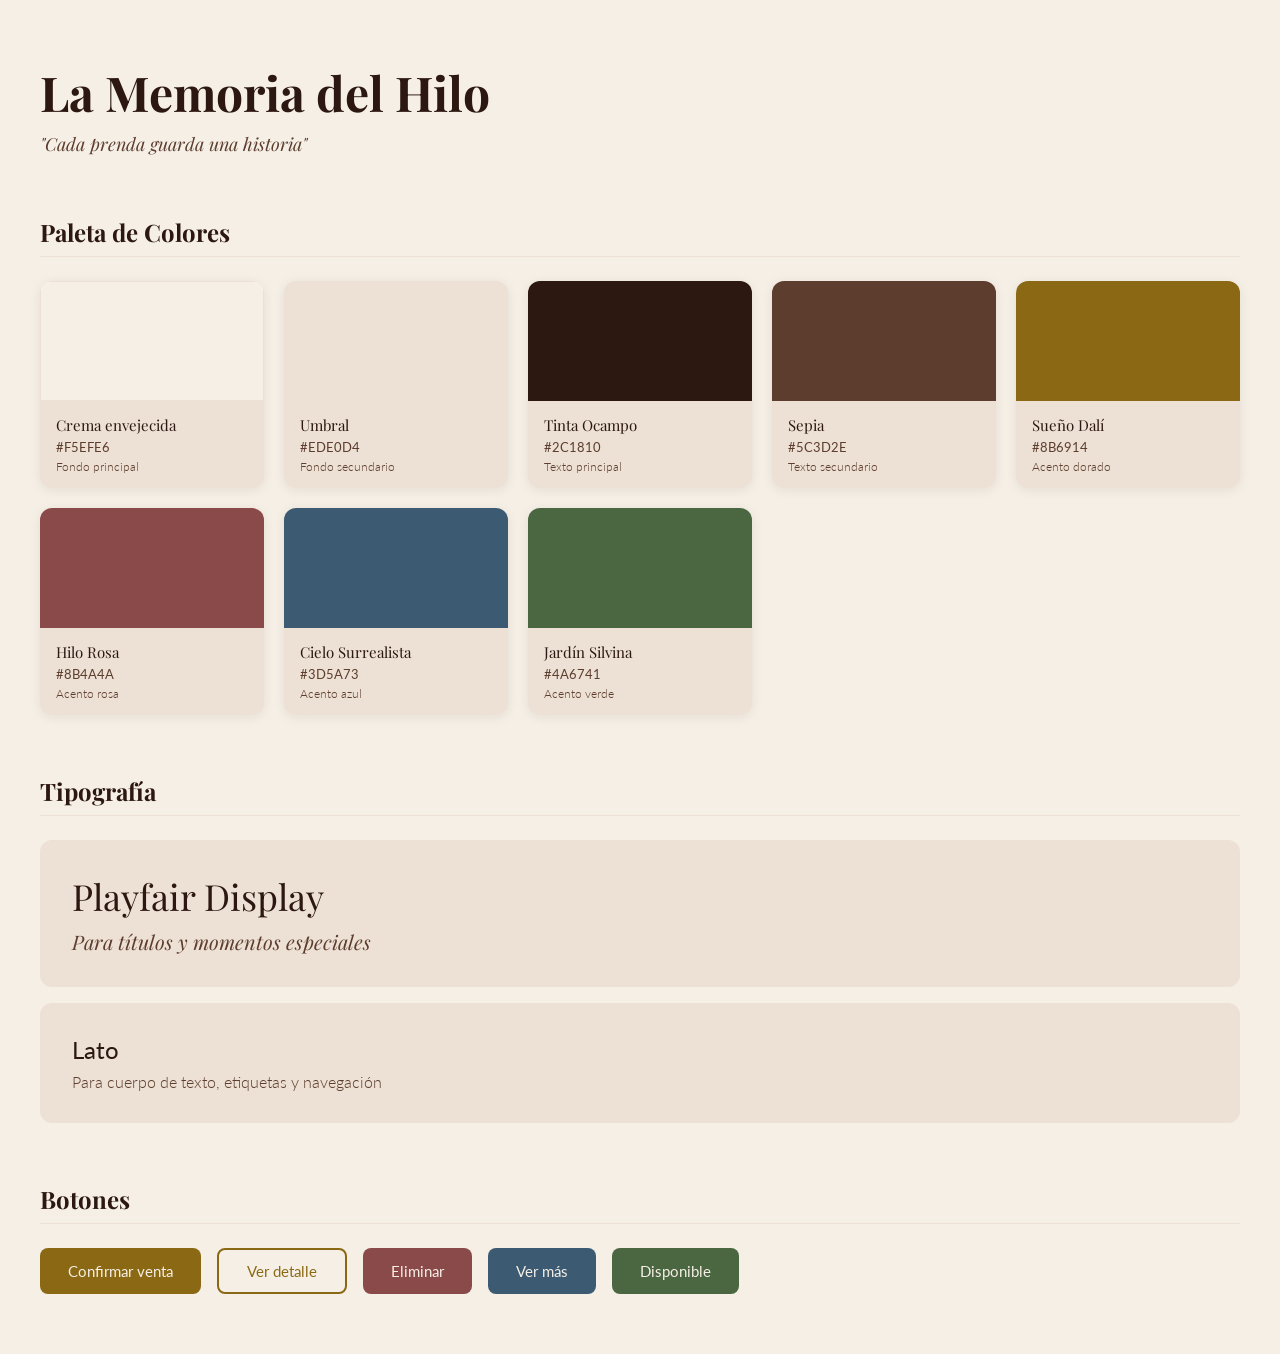
<file: doc/04-paleta-colores.html>
<!DOCTYPE html>
<html lang="es">
<head>
    <meta charset="UTF-8">
    <title>La Memoria del Hilo - Paleta de Colores</title>
    <link href="https://fonts.googleapis.com/css2?family=Playfair+Display:ital,wght@0,400;0,700;1,400&family=Lato:wght@300;400&display=swap" rel="stylesheet">
    <style>
        * { margin: 0; padding: 0; box-sizing: border-box; }

        body {
            background-color: #F5EFE6;
            font-family: 'Lato', sans-serif;
            color: #2C1810;
            padding: 60px 40px;
        }

        .titulo {
            font-family: 'Playfair Display', serif;
            font-size: 48px;
            color: #2C1810;
            margin-bottom: 8px;
        }

        .eslogan {
            font-family: 'Playfair Display', serif;
            font-style: italic;
            font-size: 18px;
            color: #5C3D2E;
            margin-bottom: 60px;
        }

        .seccion-titulo {
            font-family: 'Playfair Display', serif;
            font-size: 24px;
            color: #2C1810;
            margin-bottom: 24px;
            border-bottom: 1px solid #EDE0D4;
            padding-bottom: 8px;
        }

        .paleta {
            display: grid;
            grid-template-columns: repeat(auto-fill, minmax(200px, 1fr));
            gap: 20px;
            margin-bottom: 60px;
        }

        .color-card {
            border-radius: 12px;
            overflow: hidden;
            box-shadow: 0 2px 12px rgba(44,24,16,0.08);
        }

        .color-muestra {
            height: 120px;
        }

        .color-info {
            background: #EDE0D4;
            padding: 14px 16px;
        }

        .color-nombre {
            font-family: 'Playfair Display', serif;
            font-size: 15px;
            color: #2C1810;
            margin-bottom: 4px;
        }

        .color-hex {
            font-family: 'Lato', sans-serif;
            font-size: 13px;
            color: #5C3D2E;
        }

        .color-rol {
            font-family: 'Lato', sans-serif;
            font-size: 12px;
            color: #5C3D2E;
            margin-top: 4px;
            font-weight: 300;
        }

        .tipografia {
            margin-bottom: 60px;
        }

        .tipo-ejemplo {
            background: #EDE0D4;
            border-radius: 12px;
            padding: 32px;
            margin-bottom: 16px;
        }

        .botones {
            display: flex;
            gap: 16px;
            flex-wrap: wrap;
        }

        .btn {
            padding: 12px 28px;
            border-radius: 8px;
            border: none;
            cursor: pointer;
            font-family: 'Lato', sans-serif;
            font-size: 15px;
        }

        .btn-primario {
            background: #8B6914;
            color: #F5EFE6;
        }

        .btn-secundario {
            background: transparent;
            color: #8B6914;
            border: 2px solid #8B6914;
        }

        .btn-peligro {
            background: #8B4A4A;
            color: #F5EFE6;
        }

        .btn-info {
            background: #3D5A73;
            color: #F5EFE6;
        }

        .btn-exito {
            background: #4A6741;
            color: #F5EFE6;
        }
    </style>
</head>
<body>

<h1 class="titulo">La Memoria del Hilo</h1>
<p class="eslogan">"Cada prenda guarda una historia"</p>

<h2 class="seccion-titulo">Paleta de Colores</h2>
<div class="paleta">
    <div class="color-card">
        <div class="color-muestra" style="background:#F5EFE6;border:1px solid #EDE0D4"></div>
        <div class="color-info">
            <div class="color-nombre">Crema envejecida</div>
            <div class="color-hex">#F5EFE6</div>
            <div class="color-rol">Fondo principal</div>
        </div>
    </div>
    <div class="color-card">
        <div class="color-muestra" style="background:#EDE0D4"></div>
        <div class="color-info">
            <div class="color-nombre">Umbral</div>
            <div class="color-hex">#EDE0D4</div>
            <div class="color-rol">Fondo secundario</div>
        </div>
    </div>
    <div class="color-card">
        <div class="color-muestra" style="background:#2C1810"></div>
        <div class="color-info">
            <div class="color-nombre">Tinta Ocampo</div>
            <div class="color-hex">#2C1810</div>
            <div class="color-rol">Texto principal</div>
        </div>
    </div>
    <div class="color-card">
        <div class="color-muestra" style="background:#5C3D2E"></div>
        <div class="color-info">
            <div class="color-nombre">Sepia</div>
            <div class="color-hex">#5C3D2E</div>
            <div class="color-rol">Texto secundario</div>
        </div>
    </div>
    <div class="color-card">
        <div class="color-muestra" style="background:#8B6914"></div>
        <div class="color-info">
            <div class="color-nombre">Sueño Dalí</div>
            <div class="color-hex">#8B6914</div>
            <div class="color-rol">Acento dorado</div>
        </div>
    </div>
    <div class="color-card">
        <div class="color-muestra" style="background:#8B4A4A"></div>
        <div class="color-info">
            <div class="color-nombre">Hilo Rosa</div>
            <div class="color-hex">#8B4A4A</div>
            <div class="color-rol">Acento rosa</div>
        </div>
    </div>
    <div class="color-card">
        <div class="color-muestra" style="background:#3D5A73"></div>
        <div class="color-info">
            <div class="color-nombre">Cielo Surrealista</div>
            <div class="color-hex">#3D5A73</div>
            <div class="color-rol">Acento azul</div>
        </div>
    </div>
    <div class="color-card">
        <div class="color-muestra" style="background:#4A6741"></div>
        <div class="color-info">
            <div class="color-nombre">Jardín Silvina</div>
            <div class="color-hex">#4A6741</div>
            <div class="color-rol">Acento verde</div>
        </div>
    </div>
</div>

<h2 class="seccion-titulo">Tipografía</h2>
<div class="tipografia">
    <div class="tipo-ejemplo">
        <p style="font-family:'Playfair Display',serif; font-size:36px; color:#2C1810; margin-bottom:8px">Playfair Display</p>
        <p style="font-family:'Playfair Display',serif; font-style:italic; font-size:20px; color:#5C3D2E">Para títulos y momentos especiales</p>
    </div>
    <div class="tipo-ejemplo">
        <p style="font-family:'Lato',sans-serif; font-size:24px; color:#2C1810; margin-bottom:8px">Lato</p>
        <p style="font-family:'Lato',sans-serif; font-size:16px; color:#5C3D2E; font-weight:300">Para cuerpo de texto, etiquetas y navegación</p>
    </div>
</div>

<h2 class="seccion-titulo">Botones</h2>
<div class="botones">
    <button class="btn btn-primario">Confirmar venta</button>
    <button class="btn btn-secundario">Ver detalle</button>
    <button class="btn btn-peligro">Eliminar</button>
    <button class="btn btn-info">Ver más</button>
    <button class="btn btn-exito">Disponible</button>
</div>

</body>
</html>
</file>
